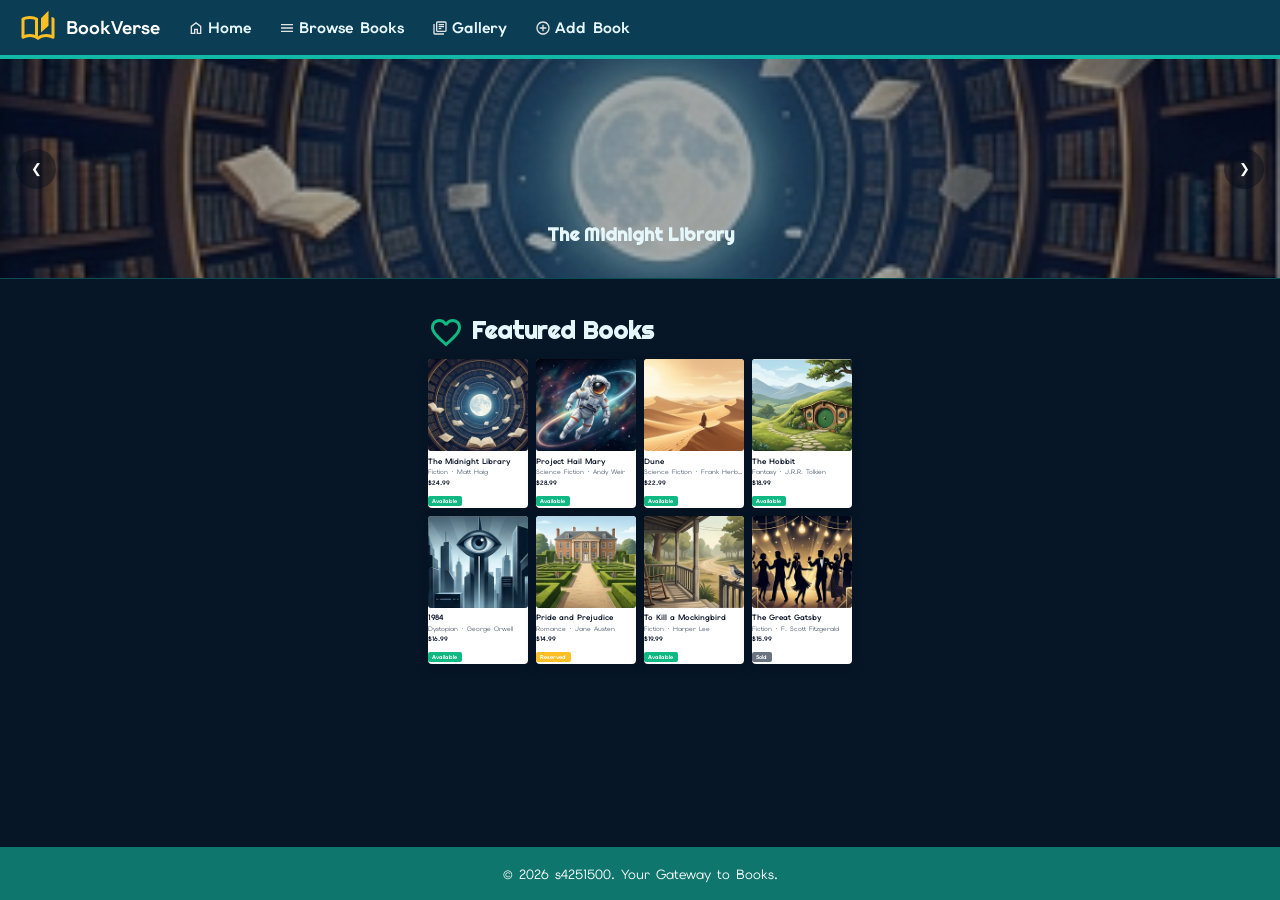
<file: a1/index.html>
<!doctype html>
<html lang="en">

<head>
    <meta charset="utf-8">
    <meta name="viewport" content="width=device-width, initial-scale=1">
    <title>Home - BookVerse</title>
    <link rel="stylesheet" type="text/css" href="./assets/css/style.css">
    <script defer src="./assets/js/scripts.js"></script>
</head>

<body>
    <header class="navbar">
        <div class="nav-logo">
            <a href="index.html">
                <img src="./assets/images/BookVerse.svg" alt="Logo" class="logo-img">
                <span class="site-title">BookVerse</span>
            </a>
        </div>

        <nav aria-label="Main navigation">
            <ul class="nav-links">
                <li><a href="index.html"><img src="./assets/images/home.svg" class="nav-link-icon"
                            aria-hidden="true"></img>Home</a></li>
                <li><a href="books.html"><img src="./assets/images/browse.svg" class="nav-link-icon"
                            aria-hidden="true"></img>Browse Books</a></li>
                <li><a href="gallery.html"><img src="./assets/images/galleryIcon.svg" class="nav-link-icon"
                            aria-hidden="true"></img>Gallery</a></li>
                <li><a href="add.html"><img src="./assets/images/add.svg" class="nav-link-icon"
                            aria-hidden="true"></img>Add Book</a></li>
            </ul>
        </nav>
    </header>

    <section class="hero-carousel" aria-label="Featured book covers">
        <div class="carousel-slide">
            <img id="carouselImage" src="./assets/images/covers/1.png" alt="Featured book cover 1">
            <div class="carousel-caption">
                <h3 id="carouselTitle">The Midnight Library</h3>
            </div>
        </div>
        <button class="carousel-control carousel-control-prev" type="button" aria-label="Show previous featured book">
            <span aria-hidden="true">&#10094;</span>
        </button>
        <button class="carousel-control carousel-control-next" type="button" aria-label="Show next featured book">
            <span aria-hidden="true">&#10095;</span>
        </button>
    </section>

    <main class="container content">
        <section class="featured-books" aria-labelledby="featured-books-title">
            <h1 id="featured-books-title"><img src="./assets/images/favourite.svg" alt="" aria-hidden="true"> Featured
                Books</h1>
            <div class="featured-books-grid">
                <article class="featured-book-card">
                    <img src="./assets/images/covers/1.png" alt="The Midnight Library cover">
                    <h3>The Midnight Library</h3>
                    <p>Fiction &middot; Matt Haig</p>
                    <strong>$24.99</strong>
                    <span class="book-badge available">Available</span>
                </article>
                <article class="featured-book-card">
                    <img src="./assets/images/covers/2.png" alt="Project Hail Mary cover">
                    <h3>Project Hail Mary</h3>
                    <p>Science Fiction &middot; Andy Weir</p>
                    <strong>$28.99</strong>
                    <span class="book-badge available">Available</span>
                </article>
                <article class="featured-book-card">
                    <img src="./assets/images/covers/3.png" alt="Dune cover">
                    <h3>Dune</h3>
                    <p>Science Fiction &middot; Frank Herbert</p>
                    <strong>$22.99</strong>
                    <span class="book-badge available">Available</span>
                </article>
                <article class="featured-book-card">
                    <img src="./assets/images/covers/4.png" alt="The Hobbit cover">
                    <h3>The Hobbit</h3>
                    <p>Fantasy &middot; J.R.R. Tolkien</p>
                    <strong>$18.99</strong>
                    <span class="book-badge available">Available</span>
                </article>
                <article class="featured-book-card">
                    <img src="./assets/images/covers/5.png" alt="1984 cover">
                    <h3>1984</h3>
                    <p>Dystopian &middot; George Orwell</p>
                    <strong>$16.99</strong>
                    <span class="book-badge available">Available</span>
                </article>
                <article class="featured-book-card">
                    <img src="./assets/images/covers/6.png" alt="Pride and Prejudice cover">
                    <h3>Pride and Prejudice</h3>
                    <p>Romance &middot; Jane Austen</p>
                    <strong>$14.99</strong>
                    <span class="book-badge reserved">Reserved</span>
                </article>
                <article class="featured-book-card">
                    <img src="./assets/images/covers/7.png" alt="To Kill a Mockingbird cover">
                    <h3>To Kill a Mockingbird</h3>
                    <p>Fiction &middot; Harper Lee</p>
                    <strong>$19.99</strong>
                    <span class="book-badge available">Available</span>
                </article>
                <article class="featured-book-card">
                    <img src="./assets/images/covers/8.png" alt="The Great Gatsby cover">
                    <h3>The Great Gatsby</h3>
                    <p>Fiction &middot; F. Scott Fitzgerald</p>
                    <strong>$15.99</strong>
                    <span class="book-badge sold">Sold</span>
                </article>
            </div>
        </section>
    </main>

    <footer class="footer">
        <div class="container footer-content">
            <div><small>&copy; 2026 s4251500. Your Gateway to Books.</small></div>
        </div>
    </footer>
</body>

</html>
</file>
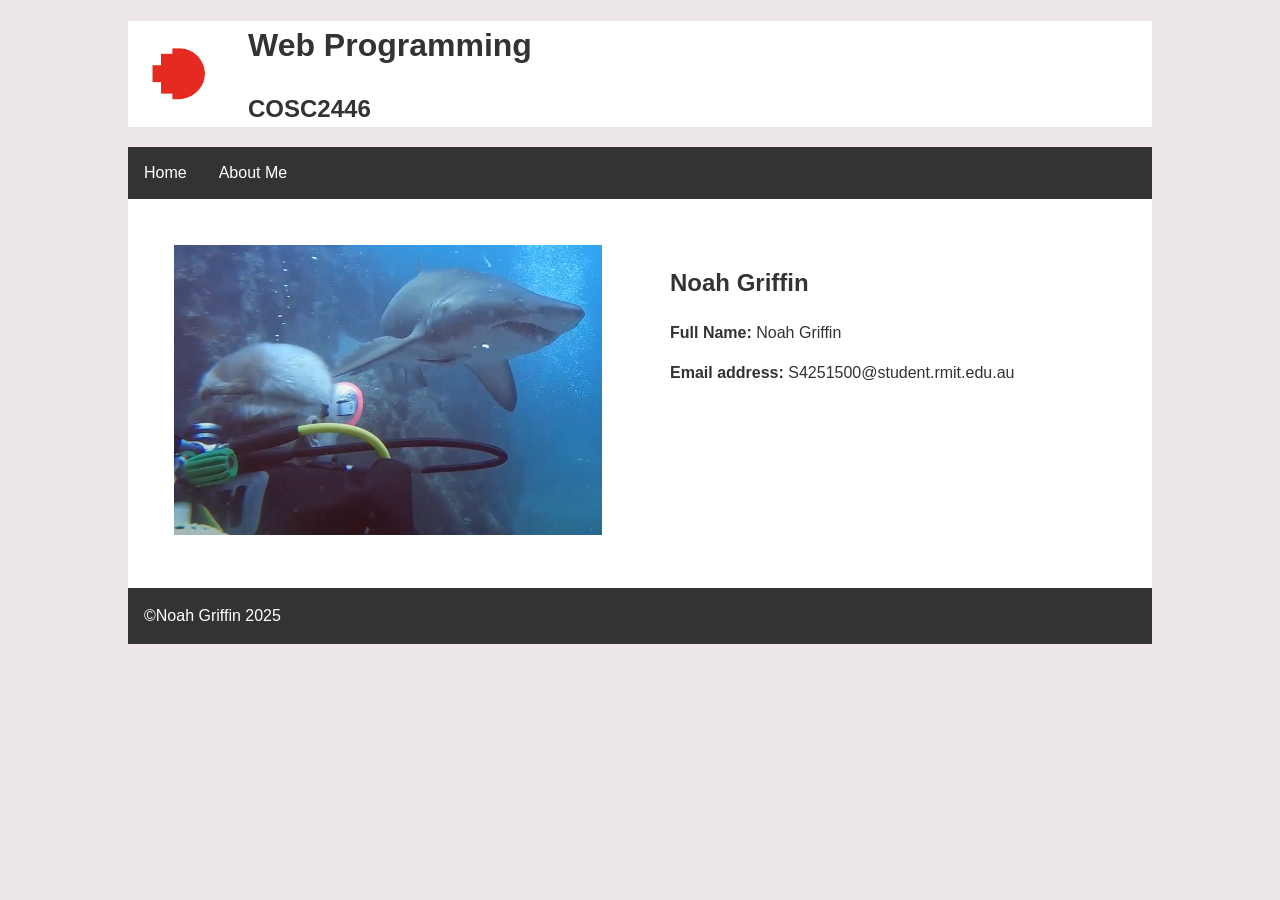
<file: week1/index.html>
<!DOCTYPE html>
<html lang="en">

<head>
    <meta charset="UTF-8">
    <meta name="viewport" content="width=device-width, initial-scale=1.0">
    <title>Home</title>
    <meta name="author" content="Noah Griffin">
    <link rel="icon" href="images/favicon.ico" type="image/x-icon">
    <link rel="stylesheet" href="css/style.css">
</head>

<body>
    <header class="logo-background">
        <h1>Web Programming</h1>
        <h2>COSC2446</h2>
    </header>
    <nav>
        <ul>
            <li><a href="index.html">Home</a></li>
            <li><a href="about.html">About Me</a></li>
        </ul>
    </nav>
    <main class="section-container">
        <section>
            <img src="images/profile.png" alt="Noah Griffin">
        </section>
        <section>
            <h2>Noah Griffin</h2>
            <p>
                <strong>Full Name:</strong> Noah Griffin
            </p>
            <p>
                <strong>Email address:</strong> S4251500@student.rmit.edu.au
            </p>
        </section>
    </main>
    <footer>&copy;Noah Griffin 2025</footer>
</body>

</html>
</file>
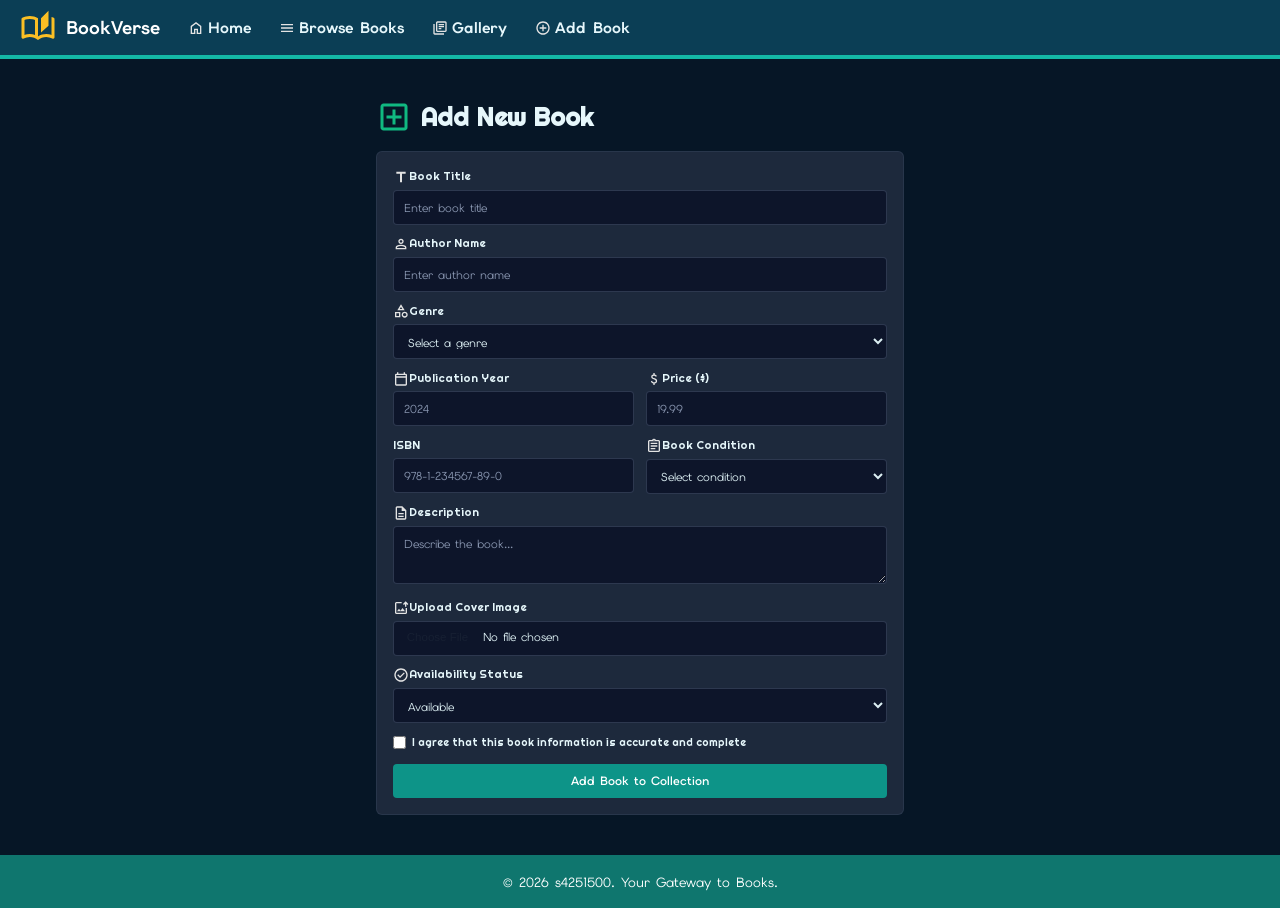
<file: a1/add.html>
<!doctype html>
<html lang="en">

<head>
    <meta charset="utf-8">
    <meta name="viewport" content="width=device-width, initial-scale=1">
    <title>Add Book - BookVerse</title>
    <link rel="stylesheet" type="text/css" href="./assets/css/style.css">
    <script defer src="./assets/js/scripts.js"></script>
</head>

<body class="add-page">
    <header class="navbar">
        <div class="nav-logo">
            <a href="index.html">
                <img src="./assets/images/BookVerse.svg" alt="Logo" class="logo-img">
                <span class="site-title">BookVerse</span>
            </a>
        </div>

        <nav aria-label="Main navigation">
            <ul class="nav-links">
                <li><a href="index.html"><img src="./assets/images/home.svg" class="nav-link-icon"
                            aria-hidden="true"></img>Home</a></li>
                <li><a href="books.html"><img src="./assets/images/browse.svg" class="nav-link-icon"
                            aria-hidden="true"></img>Browse Books</a></li>
                <li><a href="gallery.html"><img src="./assets/images/galleryIcon.svg" class="nav-link-icon"
                            aria-hidden="true"></img>Gallery</a></li>
                <li><a href="add.html"><img src="./assets/images/add.svg" class="nav-link-icon"
                            aria-hidden="true"></img>Add Book</a></li>
            </ul>
        </nav>
    </header>

    <main class="container content add-content">
        <h1 class="add-title"><img src="./assets/images/addIcon.svg" alt="">Add New Book</h1>
        <form class="add-form" id="addBookForm">
            <div class="form-field full-width">
                <label for="book-title"><img src="./assets/images/title.svg" alt="" aria-hidden="true">Book
                    Title</label>
                <input type="text" id="book-title" name="title" placeholder="Enter book title">
            </div>

            <div class="form-field full-width">
                <label for="author-name"><img src="./assets/images/author.svg" alt="" aria-hidden="true">Author
                    Name</label>
                <input type="text" id="author-name" name="author" placeholder="Enter author name">
            </div>

            <div class="form-field full-width">
                <label for="genre"><img src="./assets/images/genre.svg" alt="" aria-hidden="true">Genre</label>
                <select id="genre" name="genre">
                    <option value="" selected>Select a genre</option>
                    <option>Fiction</option>
                    <option>Non-Fiction</option>
                    <option>Science Fiction</option>
                    <option>Fantasy</option>
                </select>
            </div>

            <div class="form-field">
                <label for="publication-year"><img src="./assets/images/year.svg" alt="" aria-hidden="true">Publication
                    Year</label>
                <input name="year" placeholder="2024">
            </div>

            <div class="form-field">
                <label for="price"><img src="./assets/images/money.svg" alt="" aria-hidden="true">Price ($)</label>
                <input name="price" placeholder="19.99">
            </div>

            <div class="form-field">
                <label for="isbn">ISBN</label>
                <input id="isbn" name="isbn" placeholder="978-1-234567-89-0">
            </div>

            <div class="form-field">
                <label for="condition"><img src="./assets/images/bookCondition.svg" alt="" aria-hidden="true">Book
                    Condition</label>
                <select id="condition" name="condition">
                    <option value="" selected>Select condition</option>
                    <option>New</option>
                    <option>Good</option>
                    <option>Used</option>
                </select>
            </div>

            <div class="form-field full-width">
                <label for="description"><img src="./assets/images/writeDescription.svg" alt=""
                        aria-hidden="true">Description</label>
                <textarea id="description" name="description" placeholder="Describe the book..."></textarea>
            </div>

            <div class="form-field full-width">
                <label for="cover"><img src="./assets/images/uploadImage.svg" alt="" aria-hidden="true">Upload Cover
                    Image</label>
                <input type="file" id="cover" name="cover" accept=".jpg,.jpeg,.png">
            </div>

            <div class="form-field full-width">
                <label for="availability"><img src="./assets/images/availability.svg" alt=""
                        aria-hidden="true">Availability Status</label>
                <select id="availability" name="availability">
                    <option selected>Available</option>
                    <option>Reserved</option>
                    <option>Sold</option>
                </select>
            </div>

            <label class="agreement" for="agreement">
                <input type="checkbox" id="agreement" name="agreement">
                <span>I agree that this book information
                    is accurate and complete</span>
            </label>

            <button type="button" class="btn add-submit">Add Book to Collection</button>
        </form>
    </main>

    <footer class="footer">
        <div class="container footer-content">
            <div><small>&copy; 2026 s4251500. Your Gateway to Books.</small></div>
        </div>
    </footer>
</body>

</html>
</file>
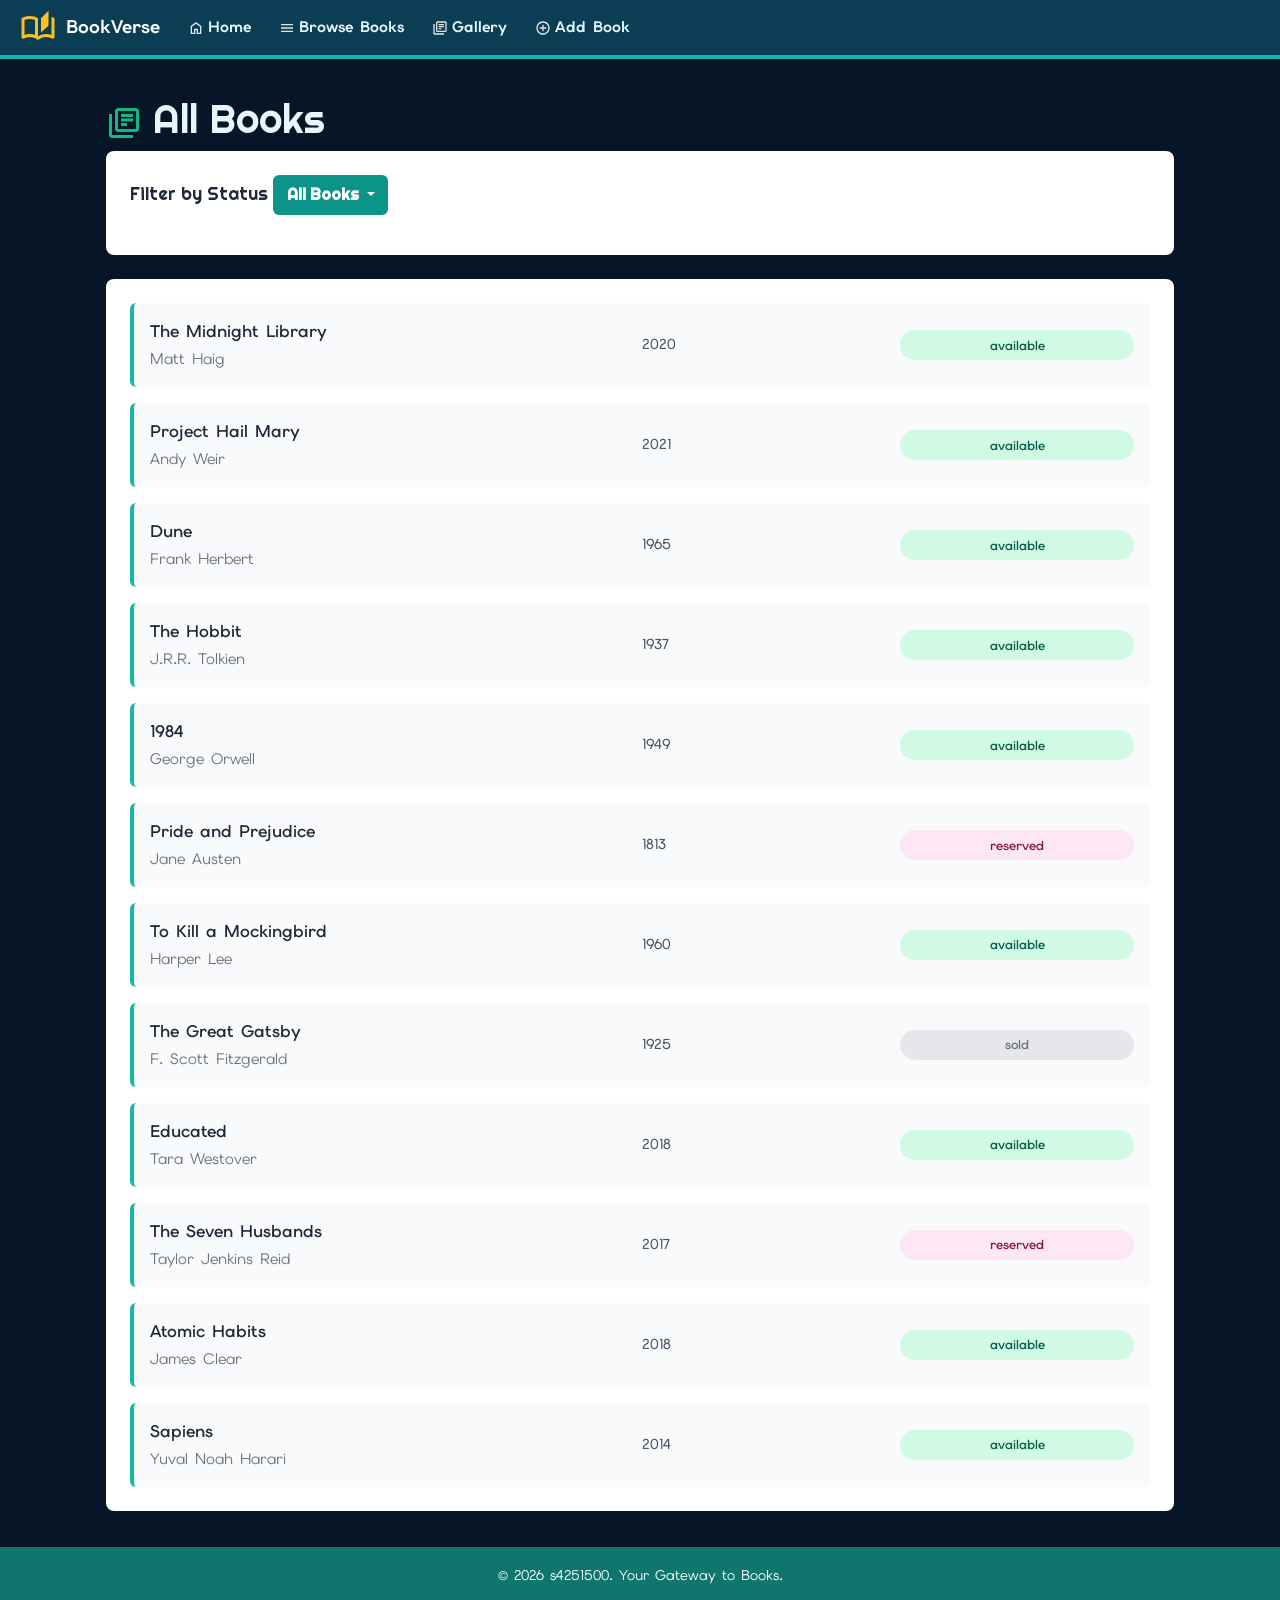
<file: a1/books.html>
<!doctype html>
<html lang="en">

<head>
    <meta charset="utf-8">
    <meta name="viewport" content="width=device-width, initial-scale=1">
    <title>Books - BookVerse</title>
    <link href="https://cdn.jsdelivr.net/npm/bootstrap@5.3.0/dist/css/bootstrap.min.css" rel="stylesheet">
    <link rel="stylesheet" type="text/css" href="./assets/css/style.css">
    <script defer src="./assets/js/scripts.js"></script>
    <script src="https://cdn.jsdelivr.net/npm/bootstrap@5.3.0/dist/js/bootstrap.bundle.min.js"></script>
</head>

<body>
    <header class="navbar">
        <div class="nav-logo">
            <a href="index.html">
                <img src="./assets/images/BookVerse.svg" alt="Logo" class="logo-img">
                <span class="site-title">BookVerse</span>
            </a>
        </div>

        <nav aria-label="Main navigation">
            <ul class="nav-links">
                <li><a href="index.html"><img src="./assets/images/home.svg" class="nav-link-icon"
                            aria-hidden="true"></img>Home</a></li>
                <li><a href="books.html"><img src="./assets/images/browse.svg" class="nav-link-icon"
                            aria-hidden="true"></img>Browse Books</a></li>
                <li><a href="gallery.html"><img src="./assets/images/galleryIcon.svg" class="nav-link-icon"
                            aria-hidden="true"></img>Gallery</a></li>
                <li><a href="add.html"><img src="./assets/images/add.svg" class="nav-link-icon"
                            aria-hidden="true"></img>Add Book</a></li>
            </ul>
        </nav>
    </header>

    <main class="container content">
        <h1><img src="./assets/images/gallery.svg"></img> All Books</h1>

        <!-- Filter Section -->
        <div class="filter-card">
            <h2>Filter by Status <div class="dropdown">
                    <button class="btn btn-primary dropdown-toggle" type="button" id="filterDropdown"
                        data-bs-toggle="dropdown" aria-expanded="false">
                        All Books
                    </button>
                    <ul class="dropdown-menu" aria-labelledby="filterDropdown">
                        <li><a class="dropdown-item active" href="#" data-status="all">All Books</a></li>
                        <li><a class="dropdown-item" href="#" data-status="available">Available</a></li>
                        <li><a class="dropdown-item" href="#" data-status="sold">Sold</a></li>
                        <li><a class="dropdown-item" href="#" data-status="reserved">Reserved</a></li>
                    </ul>
                </div>
            </h2>
        </div>

        <!-- Books Display Section -->
        <div class="books-card">
            <ul class="books-list" id="booksList">
                <!-- Books will be dynamically rendered here -->
            </ul>
        </div>
    </main>

    <footer class="footer">
        <div class="container footer-content">
            <div><small>&copy; 2026 s4251500. Your Gateway to Books.</small></div>
        </div>
    </footer>
</body>

</html>
</file>
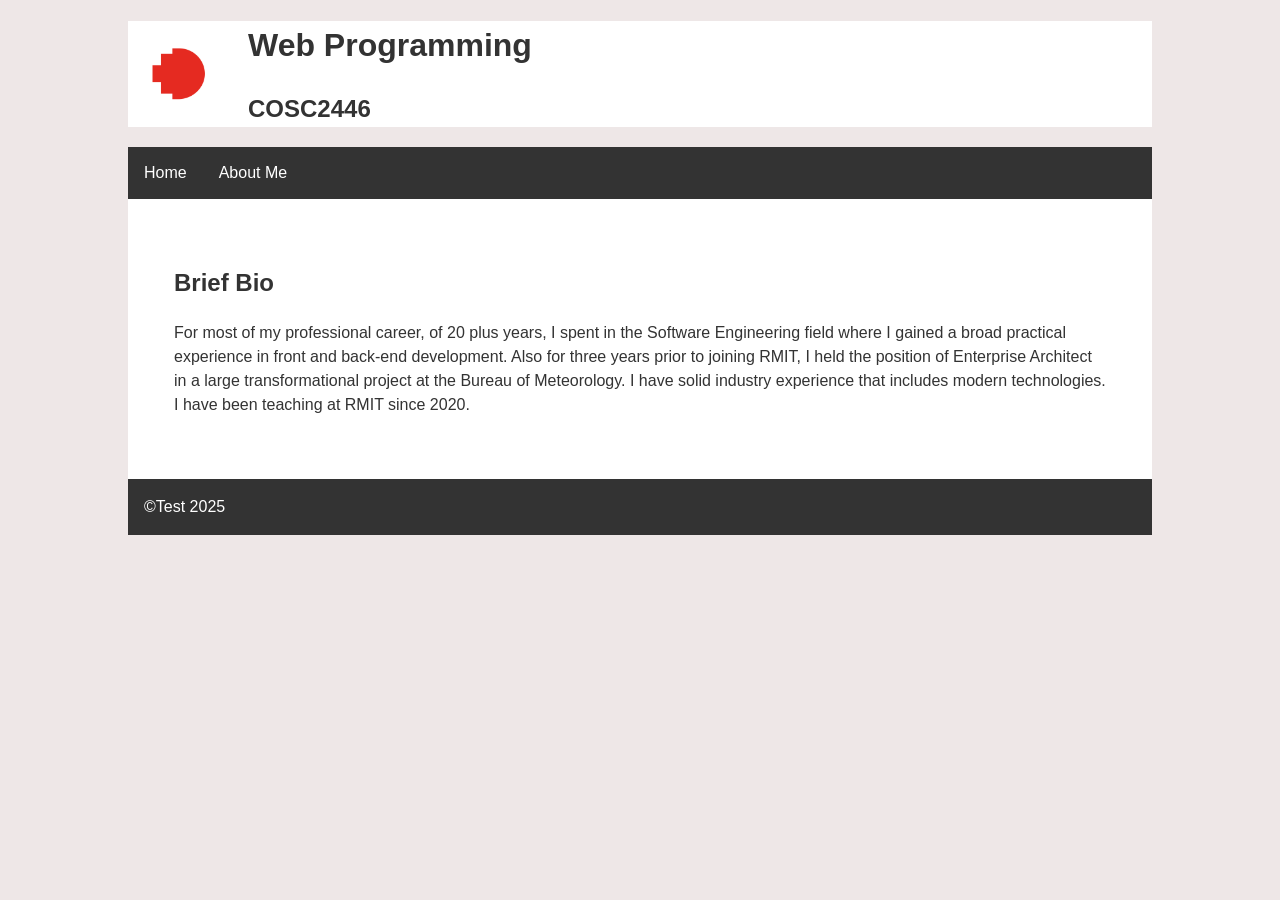
<file: week1/about.html>
<!DOCTYPE html>
<html lang="en">

<head>
    <meta charset="UTF-8">
    <meta name="viewport" content="width=device-width, initial-scale=1.0">
    <title>About</title>
    <meta name="author" content="Test">
    <link rel="icon" href="images/favicon.ico" type="image/x-icon">
    <link rel="stylesheet" href="css/style.css">
</head>

<body>
    <header class="logo-background">
        <h1>Web Programming</h1>
        <h2>COSC2446</h2>
    </header>
    <nav>
        <ul>
            <li><a href="index.html">Home</a></li>
            <li><a href="about.html">About Me</a></li>
        </ul>
    </nav>
    <main class="section-container">
        <section>
            <h2>Brief Bio</h2>
            <p>For most of my professional career, of 20 plus years, I spent in the Software Engineering field where I
                gained a broad
                practical experience in front and back-end development. Also for three years prior to joining RMIT, I
                held the position
                of Enterprise Architect in a large transformational project at the Bureau of Meteorology. I have solid
                industry
                experience that includes modern technologies. I have been teaching at RMIT since 2020.
            </p>
        </section>
    </main>
    <footer>&copy;Test 2025</footer>
</body>

</html>
</file>
<file: a1/assets/css/style.css>
@import url('https://fonts.googleapis.com/css2?family=Righteous:wght@400;500;600;700;800&family=Elms+Sans:wght@400;500;600;700&display=swap');

/* Universal */

:root {
    /* Brand colours */
    --color-primary: #0d9488;
    --color-primary-dark: #0f766e;
    --color-primary-light: #14b8a6;
    --color-secondary: #d97706;

    /* Accent colours */
    --accent-amber: #fbbf24;
    --accent-green: #10b981;
    --accent-slate: #475569;

    /* Neutrals */
    --text-dark: #1f2937;
    --text-light: #6b7280;
    --bg-light: #f9fafb;
    --bg-white: #ffffff;

    /* extra */

    /* Navy and blue */
    --navy-dark: #061626;
    --navy: #071428;
    --navy-light: #0b3e55;
    --navy-blue: #0c4a6e;
    --navy-blue-dark: #082f49;
    --accent-sky: #38bdf8;

    /* Text */
    --text-on-dark: #dbeef2;
    --text-heading: #e6f7fb;
    --text-muted-dark: #8794ae;
    --text-card: #172033;
    --text-card-muted: #526174;

    /* Status */
    --status-available-bg: #d1fae5;
    --status-available-text: #065f46;
    --status-reserved-bg: #fef3c7;
    --status-reserved-text: #92400e;
    --status-borrowed-bg: #fce7f3;
    --status-borrowed-text: #831843;
    --status-sold-bg: #e5e7eb;
    --status-sold-text: #374151;

    /* Surfaces */
    --surface-modal-body: rgba(18, 31, 41, 0.96);
    --surface-modal-preview: rgba(15, 32, 42, 0.22);
    --surface-action: rgba(23, 58, 72, 0.9);
    --surface-action-hover: rgba(32, 82, 103, 0.96);
    --surface-modal: rgba(22, 35, 46, 0.96);
    --surface-form: rgba(31, 43, 62, 0.94);
    --surface-input-overlay: rgba(7, 15, 36, 0.72);

    /* Borders and overlays */
    --border-dark: rgba(124, 151, 176, 0.12);
    --input-border: rgba(139, 160, 187, 0.25);
    --focus-ring: rgba(20, 184, 166, 0.18);
    --border-teal: rgba(20, 184, 166, 0.35);
    --overlay-hero: rgba(3, 12, 28, 0.35);
    --border-modal: rgba(122, 179, 195, 0.3);
    --accent-teal-overlay: rgba(99, 182, 176, 0.9);

    /* Shadows */
    --overlay-dark: rgba(3, 12, 28, 0.45);
    --shadow-dark: rgba(2, 6, 23, 0.6);
    --shadow-card: rgba(2, 6, 23, 0.25);
    --shadow-modal: rgba(2, 6, 23, 0.75);
    --shadow-hover: rgba(13, 148, 136, 0.1);

    --body-text: 'Elms Sans',
        system-ui,
        -apple-system,
        'Segoe UI',
        Roboto,
        'Helvetica Neue',
        Arial;
    --header-text: 'Righteous',
        cursive;
}

/* Base reset */
* {
    box-sizing: border-box;
}

html,
body {
    height: 100%;
    margin: 0;
    display: flex;
    font-family: var(--body-text);
    color: var(--text-dark);
    background: var(--navy-dark);
    font-weight: 400;
    flex-direction: column;
    min-height: 100dvh;
    -webkit-font-smoothing: antialiased;
    -moz-osx-font-smoothing: grayscale;
}

main {
    flex-grow: 1;
}

/* Container */
.container {
    max-width: 1100px;
    margin: 0 auto;
    padding: 1rem;
    color: var(--text-on-dark);
}

.container img {
    width: 36px;
    height: 36px;
    fill: var(--accent-green)
}

/* Buttons */
.btn {
    font-family: inherit;
    font-weight: 600;
    background: var(--color-primary);
    color: var(--bg-white);
    border: none;
    padding: 0.5rem 0.85rem;
    border-radius: 6px;
    cursor: pointer;
}

.btn.secondary {
    background: var(--color-secondary);
}

/* Headings */
h1,
h2,
h3,
h4,
h5,
h6 {
    font-family: var(--header-text);
    color: var(--text-heading);
    margin: 0 0 0.5rem 0;
}

h1 img {
    width: 36px;
    height: 36px;
    vertical-align: middle;
}

/* Content area */
.content {
    padding: 2.25rem 1rem;
    color: var(--text-on-dark);
}

/* navbar */
.navbar {
    background: var(--navy-light);
    display: flex;
    align-items: center;
    justify-content: flex-start;
    gap: 1rem;
    padding: 0.6rem 1.25rem;
    position: sticky;
    top: 0;
    z-index: 1000;
    border-bottom: 4px solid var(--color-primary-light);
}

.nav-logo {
    display: flex;
    align-items: center;
}

.nav-logo a {
    color: var(--bg-white);
    font-size: 1.15rem;
    font-weight: 700;
    text-decoration: none;
    display: inline-flex;
    align-items: center;
    white-space: nowrap;
}

.logo-img {
    width: 36px;
    height: 36px;
    object-fit: cover;
    border-radius: 6px;
    margin-right: 0.6rem;
    display: inline-block;
}

.nav-links {
    display: flex;
    align-items: center;
    list-style: none;
    margin: 0;
    padding: 0;
    gap: 0.5rem;
}

.nav-links li {
    margin-left: 0;
}

.nav-link-icon {
    width: 16px;
    height: 16px;
    display: inline-block;
    margin-right: 0.25rem;
    margin-left: 0.25rem;
    vertical-align: middle;
}

.nav-links a {
    color: var(--text-heading);
    text-decoration: none;
    font-size: 0.95rem;
    padding: 0.35rem 0.5rem;
    border-radius: 6px;
    display: inline-flex;
    align-items: center;
    font-weight: bold;
}

.nav-links a:hover {
    color: var(--accent-amber);
    background: var(--overlay-white);
    transform: translateY(-1px);
}

.footer-content {
    color: var(--bg-white);
    display: flex;
    align-items: center;
    justify-content: center;
    text-align: center;
    width: 100%;
}

/* 
index.html - Homepage 
Features: carousel, featured section
*/

.hero-carousel {
    position: relative;
    width: 100%;
    height: clamp(80px, 32vw, 220px);
    overflow: hidden;
    background: var(--navy);
    border-bottom: 1px solid var(--border-teal);
}

.carousel-slide,
.carousel-slide img {
    width: 100%;
    height: 100%;
}

.carousel-slide {
    position: relative;
}

.carousel-slide img {
    display: block;
    object-fit: cover;
    object-position: center;
    transition: opacity 0.35s ease;
}

.carousel-slide::after {
    position: absolute;
    inset: 0;
    content: '';
    background: var(--overlay-hero);
}

.carousel-caption {
    position: absolute;
    z-index: 1;
    right: 0;
    left: 0;
    bottom: clamp(0.75rem, 2vw, 1.5rem);
    color: var(--bg-white);
    text-align: center;
}

.carousel-control {
    position: absolute;
    top: 50%;
    z-index: 2;
    width: 2.5rem;
    height: 2.5rem;
    border: 1px solid var(--border-white-strong);
    border-radius: 50%;
    color: var(--bg-white);
    background: var(--overlay-dark);
    cursor: pointer;
    transform: translateY(-50%);
}

.carousel-control:hover {
    background: var(--color-primary);
}

.carousel-control-prev {
    left: 1rem;
}

.carousel-control-next {
    right: 1rem;
}

.carousel-indicators {
    position: absolute;
    z-index: 2;
    right: 0;
    bottom: 1rem;
    left: 0;
    display: flex;
    justify-content: center;
    gap: 0.5rem;
}

.carousel-indicator {
    width: 2rem;
    height: 0.3rem;
    padding: 0;
    border: 0;
    border-radius: 2px;
    background: var(--overlay-white-medium);
    cursor: pointer;
}

.carousel-indicator.active {
    background: var(--accent-amber);
}

/* Featured books table on the home page */
.featured-books {
    width: min(100%, 700px);
    margin: 0 auto;
}

.featured-books h2 {
    margin-bottom: 0.65rem;
    font-size: 1.1rem;
}

.featured-books h2 span {
    color: var(--color-primary-light);
}

.featured-books-grid {
    display: grid;
    grid-template-columns: repeat(4, minmax(0, 1fr));
    gap: 0.5rem;
}

.featured-book-card {
    max-width: 100px;
    max-height: 600px;
    border-radius: 4px;
    background: var(--bg-white);
    color: var(--text-dark);
    box-shadow: 0 5px 12px var(--shadow-card);
}

.featured-book-card img {
    display: block;
    width: 100%;
    height: 92px;
    object-fit: cover;
    border-radius: 3px;
}

.featured-book-card h3 {
    overflow: hidden;
    margin: 0.35rem 0 0.12rem;
    color: var(--text-card);
    font-family: var(--body-text);
    font-size: 0.48rem;
    font-weight: 700;
    line-height: 1.2;
    text-overflow: ellipsis;
    white-space: nowrap;
}

.featured-book-card p,
.featured-book-card strong {
    display: block;
    overflow: hidden;
    margin: 0;
    color: var(--text-card-muted);
    font-size: 0.4rem;
    line-height: 1.25;
    text-overflow: ellipsis;
    white-space: nowrap;
}

.featured-book-card strong {
    margin-top: 0.18rem;
    color: var(--text-card);
}

.book-badge {
    display: inline-block;
    margin-top: 0.28rem;
    padding: 0.12rem 0.28rem;
    border-radius: 2px;
    color: var(--bg-white);
    font-size: 0.35rem;
    font-weight: 700;
    line-height: 1.1;
}

/* book status badge */
.book-badge.available {
    background: var(--accent-green);
}

.book-badge.reserved {
    background: var(--accent-amber);
}

.book-badge.sold {
    background: var(--text-light);
}

/* 
gallery.html - Gallery page  
Features: gallery grid display, modal (pop-up)
*/

/* Cover grid */
.gallery-grid {
    display: grid;
    grid-template-columns: repeat(6, minmax(0, 1fr));
    gap: 1.25rem;
    align-items: stretch;
    margin-top: 1.5rem;
    margin-bottom: 2rem;
}

.gallery-grid img {
    width: 100%;
    height: 160px;
    object-fit: cover;
    border-radius: 12px;
    box-shadow: 0 10px 24px var(--shadow-dark);
    display: block;
}

/* Gallery modal popup */
.gallery-modal .modal-dialog {
    width: min(68vw, 620px);
    max-width: 620px;
    margin: 1.5rem auto;
}

.gallery-modal .modal-dialog-centered {
    display: flex;
    align-items: center;
    min-height: calc(100% - 3rem);
}

.gallery-modal .modal-content {
    background: var(--surface-modal);
    border: 1px solid var(--border-modal);
    border-radius: 18px;
    overflow: hidden;
    box-shadow: 0 18px 40px var(--shadow-modal);
}

.gallery-modal-header {
    background: var(--accent-teal-overlay);
    border-bottom: 1px solid var(--overlay-white-border);
    padding: 0.75rem 1rem;
}

.gallery-modal-title {
    font-size: clamp(1.1rem, 1.7vw, 1.6rem);
    margin: 0;
    color: var(--text-heading);
}

.gallery-modal-body {
    background: var(--surface-modal-body);
    padding: 0.9rem 0.9rem 1.1rem;
}

.gallery-modal-stage {
    display: flex;
    justify-content: center;
    align-items: center;
    padding: 0.2rem 0 0.55rem;
}

.gallery-modal-preview {
    width: min(100%, 540px);
    background: var(--surface-modal-preview);
    border-radius: 14px;
    padding: 0.15rem;
    border: 1px solid var(--border-white-soft);
}

.gallery-modal-image {
    display: block;
    width: 100%;
    height: 230px;
    object-fit: cover;
    border-radius: 12px;
}

.gallery-modal-caption {
    min-height: 52px;
    display: flex;
    align-items: center;
    justify-content: center;
    padding: 0.55rem 0.8rem;
    border-radius: 10px;
    background: var(--accent-teal-overlay);
    color: var(--text-modal);
    font-size: 0.95rem;
    font-weight: 600;
    text-align: center;
    margin: 0 0 0.9rem;
}

.gallery-modal-actions {
    display: flex;
    justify-content: space-between;
    align-items: center;
    gap: 1rem;
}

.gallery-modal-actions .btn {
    min-width: 118px;
    border-radius: 10px;
    border: 1px solid var(--border-white-light);
    font-weight: 600;
    padding: 0.5rem 0.9rem;
    font-size: 0.9rem;
}

.gallery-modal-actions .btn-prev,
.gallery-modal-actions .btn-next {
    background: var(--surface-action);
    color: var(--text-action);
}

.gallery-modal-actions .btn-prev:hover,
.gallery-modal-actions .btn-next:hover {
    background: var(--surface-action-hover);
    color: var(--bg-white);
}

/* 
add.html - add page 
Features: Form, with inputs, dropdowns, and checkbuttons
*/

.add-content {
    width: min(100%, 560px);
    padding-top: 2.5rem;
    padding-bottom: 2.5rem;
}

.add-title {
    display: flex;
    align-items: center;
    gap: 0.55rem;
    font-size: 1.55rem;
    margin-bottom: 1rem;
}

.add-title img {
    width: 36px;
    height: 36px;
}

.add-form {
    max-width: none;
    width: 100%;
    display: grid;
    grid-template-columns: repeat(2, minmax(0, 1fr));
    gap: 0.65rem 0.8rem;
    padding: 1rem;
    background: var(--surface-form);
    border: 1px solid var(--border-dark);
    border-radius: 6px;
}

.add-form .form-field {
    padding: 0;
}

.add-form .full-width {
    grid-column: 1 / -1;
}

.add-form label {
    display: block;
    font-family: var(--header-text);
    font-size: 0.72rem;
    color: var(--text-heading);
    margin-bottom: 0.3rem;
}

.add-form label img {
    width: 16px;
    height: 16px;
    vertical-align: middle;
}

.add-form input:not([type="checkbox"]),
.add-form select,
.add-form textarea {
    width: 100%;
    border: 1px solid var(--input-border);
    border-radius: 4px;
    background: var(--surface-input-overlay);
    color: var(--text-on-dark);
    font: 0.72rem var(--body-text);
    padding: 0.55rem 0.6rem;
}

.add-form input:not([type="checkbox"]),
.add-form select {
    height: 35px;
}

.add-form select {
    appearance: auto;
}

.add-form textarea {
    min-height: 58px;
    resize: vertical;
}

.add-form input::placeholder,
.add-form textarea::placeholder {
    color: var(--text-muted-dark);
}

.add-form input[type="file"] {
    padding: 0.25rem;
}

.add-form input[type="file"]::file-selector-button {
    border: 0;
    border-radius: 4px;
    padding: 0.3rem 0.55rem;
    margin-right: 0.4rem;
    color: var(--text-card);
    background: var(--control-light);
    cursor: pointer;
}

/* Agreement Button */
.agreement {
    grid-column: 1 / -1;
    display: flex !important;
    align-items: center;
    gap: 0.35rem;
    margin: 0.1rem 0 0;
    font-size: 0.68rem !important;
}

.agreement input {
    width: 13px;
    height: 13px;
    margin: 0;
    accent-color: var(--color-primary);
}

.agreement span {
    display: inline-flex;
    align-items: center;
    gap: 0.3rem;
}

.agreement span img {
    width: 16px;
    height: 16px;
}

.add-submit {
    grid-column: 1 / -1;
    width: 100%;
    padding: 0.55rem;
    border-radius: 4px;
    font-size: 0.75rem;
}

.add-form .btn:hover {
    background: var(--color-primary-light);
}

/* 
books.html - book filter page
Features: Filtering books by status
*/

.books-card {
    background: var(--bg-white);
    border: 1px solid var(--overlay-white);
    padding: 1.5rem;
    border-radius: 8px;
    width: 100%;
    max-width: none;
}

.books-list {
    list-style: none;
    padding: 0;
    margin: 0;
    display: flex;
    flex-direction: column;
    gap: 1rem;
}

.books-list.filtering {
    opacity: 0;
    pointer-events: none;
}

.book-item {
    display: grid;
    grid-template-columns: 2fr 1fr 1fr;
    gap: 1.5rem;
    padding: 1rem;
    background: var(--bg-light);
    border-radius: 6px;
    border-left: 4px solid var(--color-primary-light);
    align-items: center;
}

.book-item.empty-state {
    grid-template-columns: 1fr;
    border-left: none;
    padding: 2rem 1rem;
    text-align: center;
}

.book-item.empty-state p {
    color: var(--text-light);
    margin: 0;
}

.book-info {
    display: flex;
    flex-direction: column;
    gap: 0.25rem;
}

.book-item:hover {
    background: var(--surface-light);
    box-shadow: 0 2px 8px var(--shadow-hover);
}

.book-title {
    font-weight: 600;
    color: var(--text-dark);
    font-size: 1.05rem;
}

.book-author {
    color: var(--text-light);
    font-size: 0.95rem;
}

.book-year {
    color: var(--accent-slate);
    font-size: 0.9rem;
    font-weight: 500;
}

.book-status {
    display: inline-block;
    padding: 0.35rem 0.75rem;
    border-radius: 20px;
    font-size: 0.8rem;
    font-weight: 600;
    text-align: center;
}

.book-status.status-available {
    background: var(--status-available-bg);
    color: var(--status-available-text);
}

.book-status.status-borrowed {
    background: var(--status-reserved-bg);
    color: var(--status-reserved-text);
}

.book-status.status-reserved {
    background: var(--status-borrowed-bg);
    color: var(--status-borrowed-text);
}

.book-status.status-sold {
    background: var(--status-sold-bg);
    color: var(--text-light);
}

/* Filter Section */
.filter-card {
    background: var(--bg-white);
    border: 1px solid var(--overlay-white);
    padding: 1.5rem;
    border-radius: 8px;
    width: 100%;
    max-width: none;
    margin-bottom: 1.5rem;
}

.filter-card h2 {
    margin-top: 0;
    margin-bottom: 1rem;
    font-size: 1.1rem;
    color: var(--text-dark);
}

.filter-buttons {
    display: none;
}

.dropdown {
    display: inline-block;
}

/* Accessibility */
a:focus,
button:focus,
input:focus {
    outline: 3px solid var(--focus-ring);
    outline-offset: 2px;
}

/* Responsive tweaks */
@media (max-width: 900px) {
    .gallery-grid {
        grid-template-columns: repeat(3, minmax(0, 1fr));
    }
}

@media (max-width:700px) {
    .hero-carousel {
        height: 260px;
    }

    .carousel-caption {
        bottom: 1.75rem;
    }

    .featured-books-grid {
        grid-template-columns: repeat(2, minmax(0, 1fr));
    }

    .featured-book-card img {
        height: 140px;
    }

    .featured-book-card h3 {
        font-size: 0.7rem;
    }

    .featured-book-card p,
    .featured-book-card strong {
        font-size: 0.58rem;
    }

    .book-badge {
        font-size: 0.5rem;
    }

    .nav-links {
        flex-wrap: wrap;
        justify-content: center;
    }

    .logo-img {
        width: 30px;
        height: 30px;
    }

    .gallery-grid {
        grid-template-columns: repeat(2, minmax(0, 1fr));
    }

    .gallery-grid img {
        height: 140px;
    }
}

/* Light */
header {
    background: var(--color-primary-dark);
}

header::after {

    background: var(--accent-amber);
}

/* Dark */
@media (prefers-color-scheme: dark) {
    header {
        background: var(--navy-blue);
    }

    header::after {
        background: var(--accent-sky);
    }
}

/* Light */
footer {
    background: var(--color-primary-dark);
}

footer::before {
    background: var(--accent-amber);
}

/* Dark — match the screenshot */
@media (prefers-color-scheme: dark) {
    footer {
        background: var(--navy-blue-dark);
    }

    footer::before {
        background: var(--accent-sky);
    }
}
</file>
<file: week1/css/style.css>
body {
    background-color: #eee7e7;
    color: #333;
    font-family: 'Open Sans', sans-serif;
    font-size: 16px;
    line-height: 1.5;
    width: 80%;
    margin: auto;
}

.logo-background {
    background-image: url('../images/logo.jpeg');
    background-repeat: no-repeat;
    background-position: left;
    background-size: 100px;
    background-color: #fff;
}

.logo-background h1,
.logo-background h2 {
    margin-left: 120px;
}

nav {
    background-color: #333;
}

nav ul {
    list-style-type: none;
    margin: 0;
    padding: 0;
    overflow: hidden;
}

nav li {
    float: left;
}

nav li a {
    display: block;
    color: white;
    text-align: center;
    padding: 14px 16px;
    text-decoration: none;
}

nav li a:hover {
    background-color: #111;
}

footer {
    background-color: #333;
    color: #fff;
    padding: 1rem;
}

main {
    padding: 1rem;
    background-color: #fff;
}

.section-container {
    display: flex;
    justify-content: space-between;
}

.section-container section {
    flex: 1;
    margin: 10px;
    padding: 20px;
    box-sizing: border-box;
}
</file>
